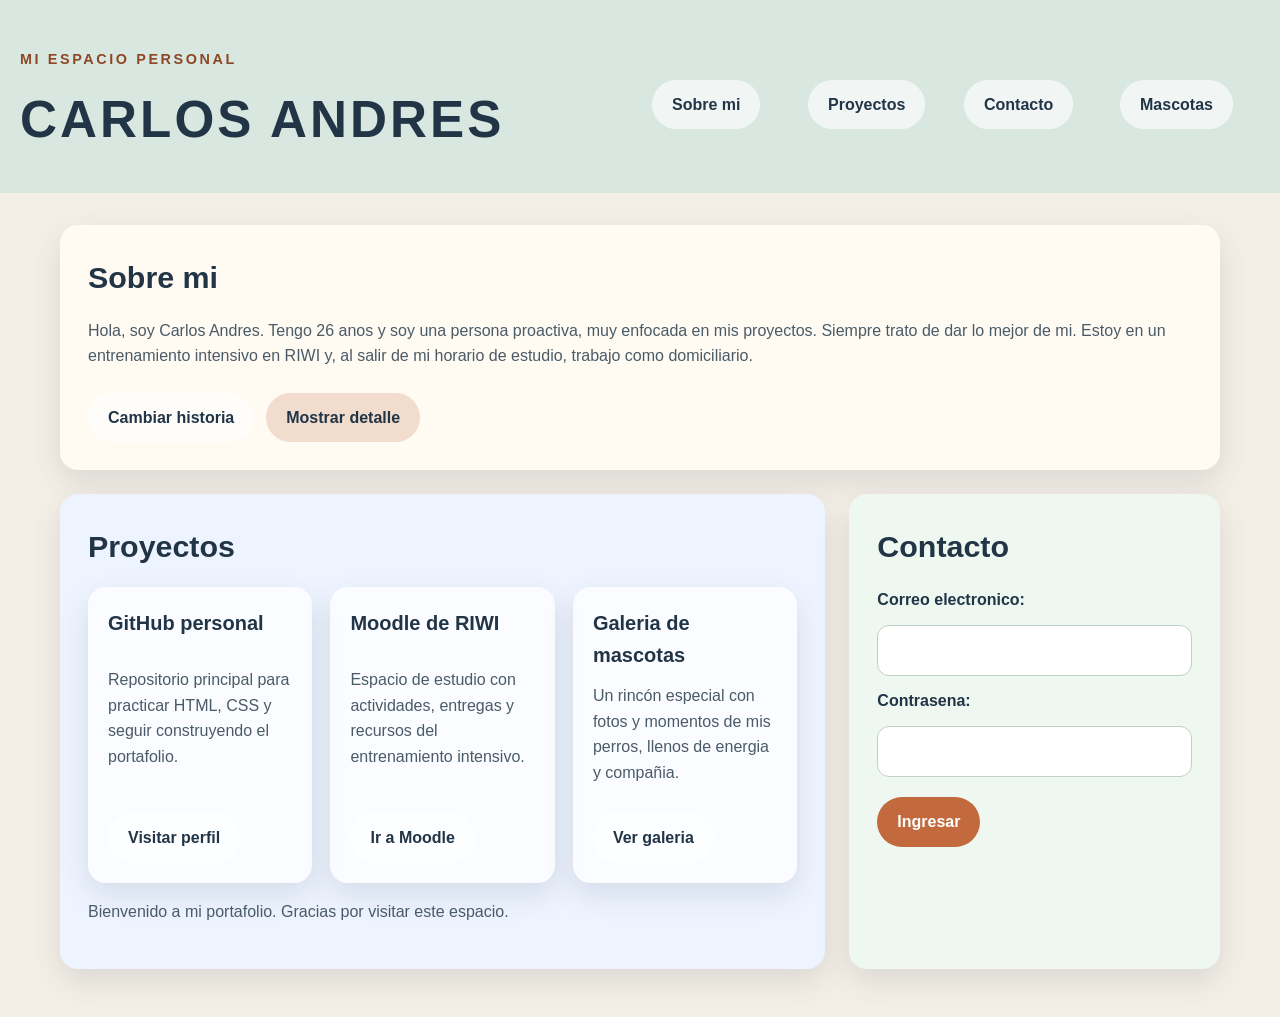
<file: index.html>
<!DOCTYPE html>
<html lang="es">
<head>
    <meta charset="UTF-8">
    <meta name="viewport" content="width=device-width, initial-scale=1.0">
    <link rel="stylesheet" href="/assets/css/styles.css">
    <title>CARLITOS</title>
</head>
<body>
    <!-- Encabezado con presentacion y accesos principales -->
    <header class="encabezado">
        <div class="marca">
            <p class="sello">Mi espacio personal</p>
            <h1>CARLOS ANDRES</h1>
        </div>
        <nav class="menu">
            <ul>
                <li><a href="#perfil">Sobre mi</a></li>
                <li><a href="#proyectos">Proyectos</a></li>
                <li><a href="#contacto">Contacto</a></li>
                <li><a href="mascotas.html">Mascotas</a></li>
            </ul>
        </nav>
    </header>

    <main class="contenido">
        <!-- Seccion principal con informacion personal -->
        <section id="perfil" class="bloque perfil">
            <h2>Sobre mi</h2>
            <p id="texto-perfil">
                Hola, soy Carlos Andres. Tengo 26 anos y soy una persona proactiva, muy enfocada en mis
                proyectos. Siempre trato de dar lo mejor de mi. Estoy en un entrenamiento intensivo en
                RIWI y, al salir de mi horario de estudio, trabajo como domiciliario.
            </p>
            <div class="botones">
                <button type="button" class="boton" id="boton-historia">Cambiar historia</button>
                <button type="button" class="boton boton-suave" id="boton-detalle">Mostrar detalle</button>
            </div>
            <p class="detalle oculto" id="texto-extra">
                Cada meta que me propongo la trabajo con disciplina, constancia y muchas ganas de seguir aprendiendo.
            </p>
        </section>

        <!-- Bloque con enlaces a proyectos y espacios del portafolio -->
        <section id="proyectos" class="bloque proyectos">
            <h2>Proyectos</h2>
            <div class="cuadricula">
                <article class="tarjeta destacada">
                    <h3>GitHub personal</h3>
                    <p>Repositorio principal para practicar HTML, CSS y seguir construyendo el portafolio.</p>
                    <a href="https://github.com/carlosospina2">Visitar perfil</a>
                </article>

                <article class="tarjeta lateral">
                    <h3>Moodle de RIWI</h3>
                    <p>Espacio de estudio con actividades, entregas y recursos del entrenamiento intensivo.</p>
                    <a href="https://moodle.riwi.io/mod/page/view.php?id=6146">Ir a Moodle</a>
                </article>

                <article class="tarjeta lateral">
                    <h3>Galeria de mascotas</h3>
                    <p>Un rincón especial con fotos y momentos de mis perros, llenos de energia y compañia.</p>
                    <a href="mascotas.html">Ver galeria</a>
                </article>
            </div>
            <p class="aviso" id="mensaje-bienvenida" aria-live="polite"></p>
        </section>

        <!-- Formulario sencillo de contacto -->
        <section id="contacto" class="bloque contacto">
            <h2>Contacto</h2>
            <form class="formulario">
                <label for="correo">Correo electronico:</label>
                <input type="email" id="correo" name="correo" required>

                <label for="contrasena">Contrasena:</label>
                <input type="password" id="contrasena" name="contrasena" required>

                <button type="submit">Ingresar</button>
            </form>
        </section>
    </main>
    <script src="script.js"></script>
</body>
</html>
</file>
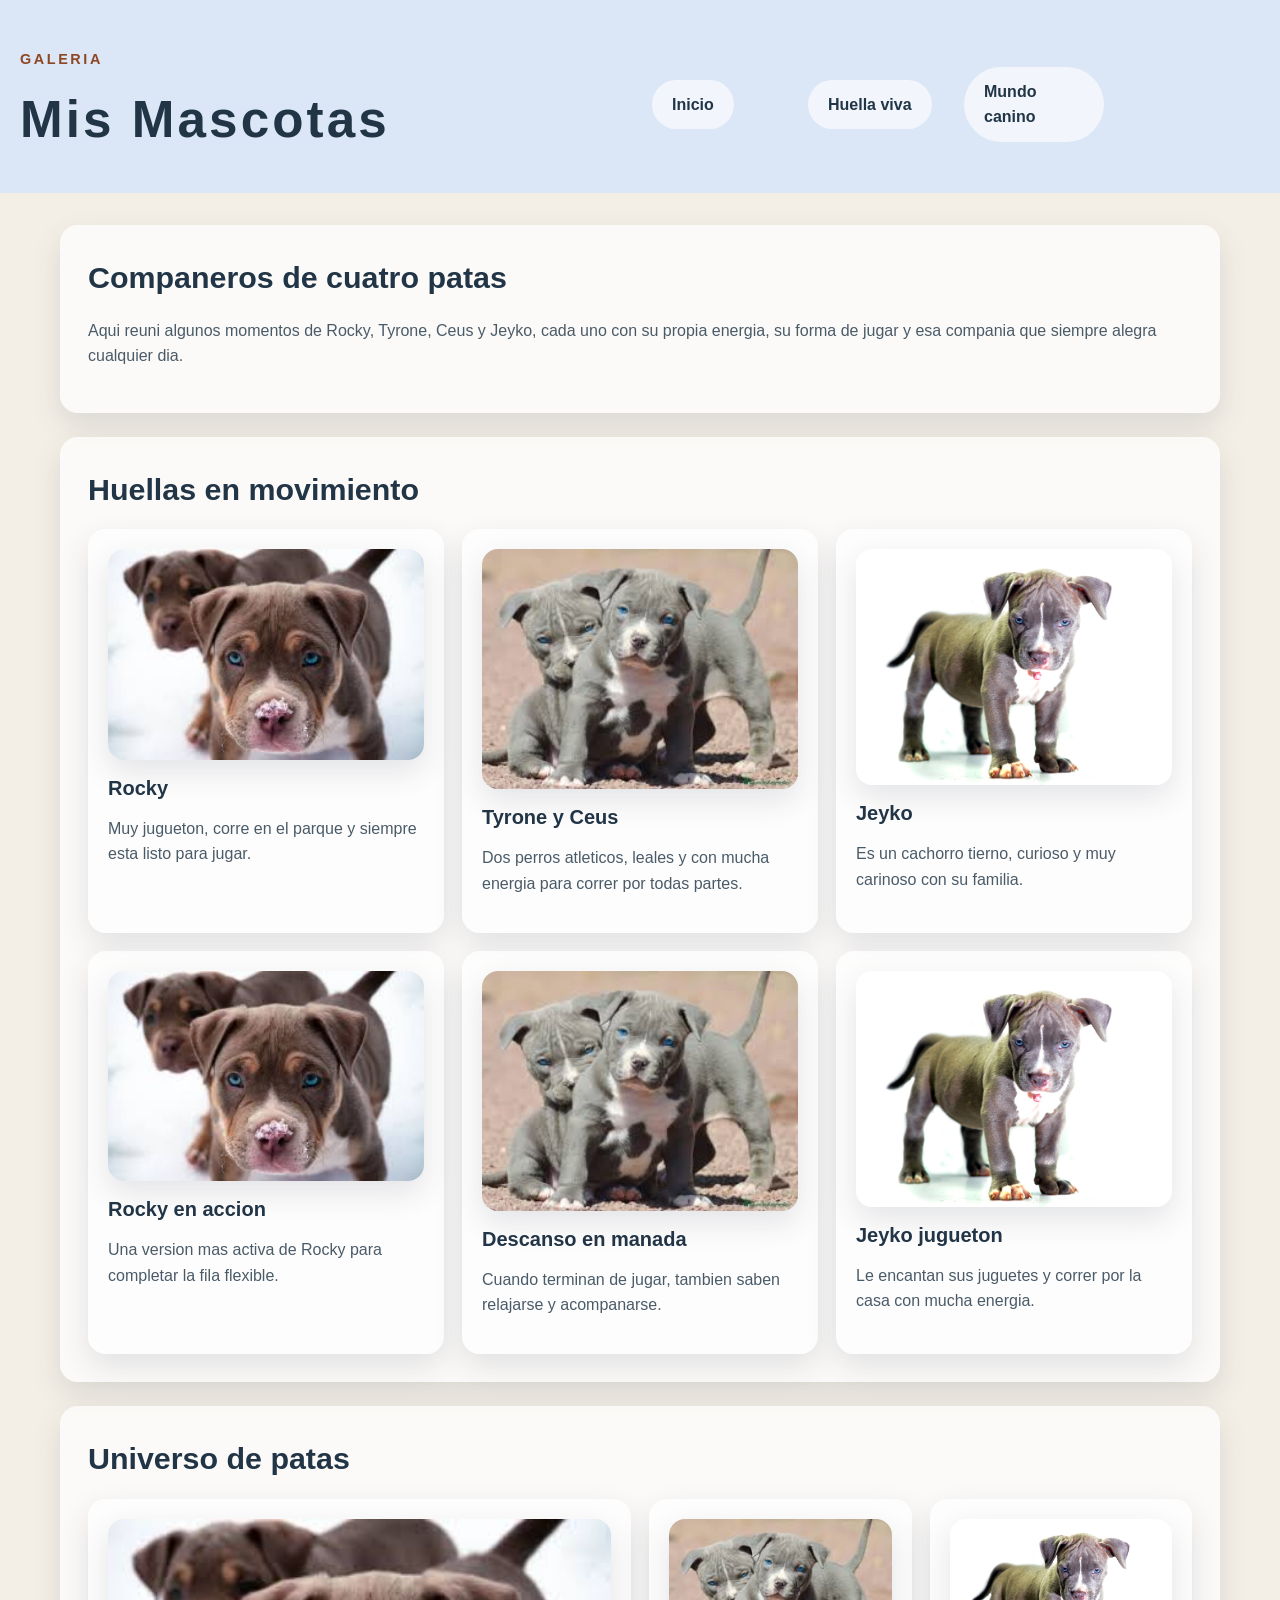
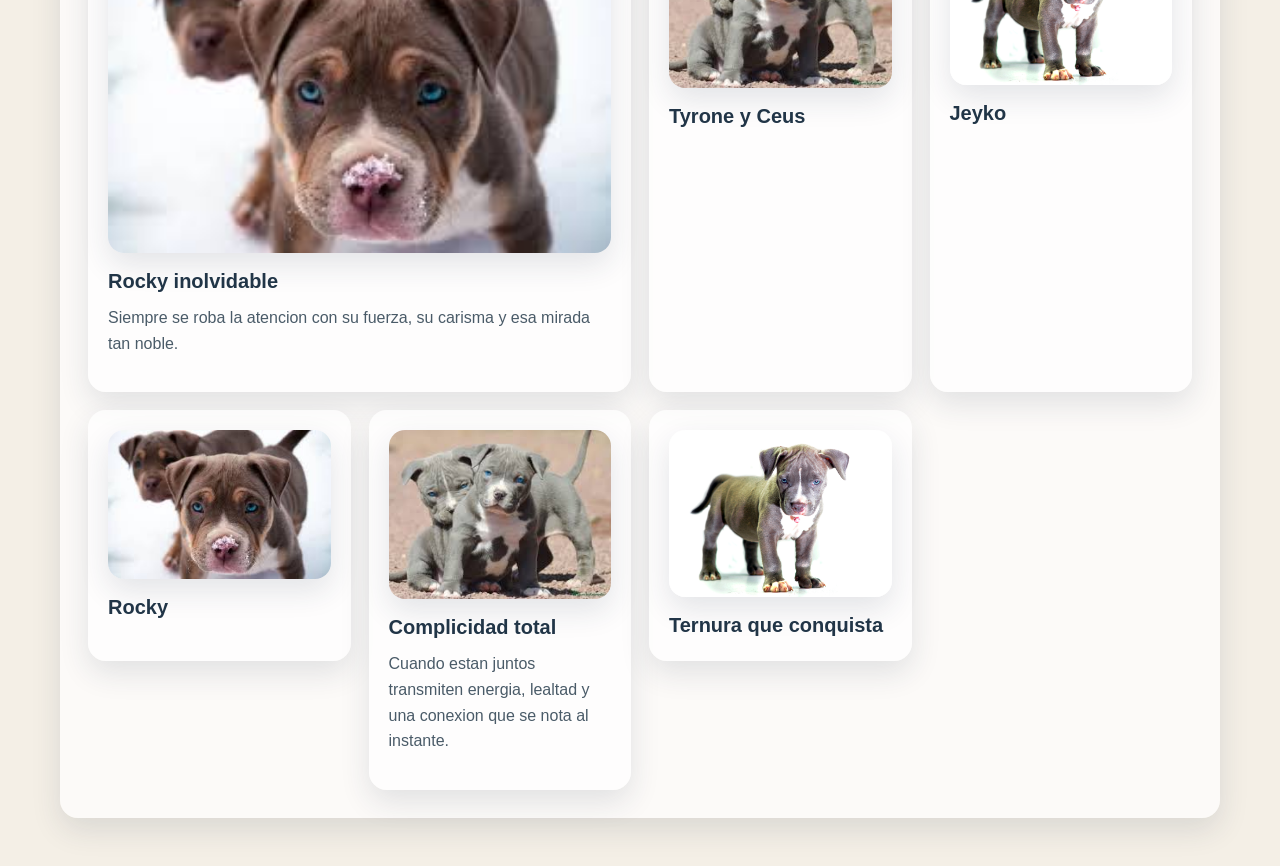
<file: mascotas.html>
<!DOCTYPE html>
<html lang="es">
<head>
    <meta charset="UTF-8">
    <meta name="viewport" content="width=device-width, initial-scale=1.0">
    <link rel="stylesheet" href="/assets/css/styles.css">
    <title>Mascotas</title>
</head>
<body class="pagina-mascotas">
    <!-- Encabezado de la galeria con accesos rapidos -->
    <header class="encabezado encabezado-mascotas">
        <div class="marca">
            <p class="sello">Galeria</p>
            <h1>Mis Mascotas</h1>
        </div>
        <nav class="menu">
            <ul>
                <li><a href="index.html">Inicio</a></li>
                <li><a href="#huellas">Huella viva</a></li>
                <li><a href="#mundo">Mundo canino</a></li>
            </ul>
        </nav>
    </header>

    <main class="contenido mascotas">
        <!-- Introduccion corta sobre la galeria -->
        <section class="bloque intro">
            <h2>Companeros de cuatro patas</h2>
            <p>
                Aqui reuni algunos momentos de Rocky, Tyrone, Ceus y Jeyko, cada uno con su propia
                energia, su forma de jugar y esa compania que siempre alegra cualquier dia.
            </p>
        </section>

        <!-- Galeria principal con tarjetas en filas flexibles -->
        <section id="huellas" class="bloque">
            <h2>Huellas en movimiento</h2>
            <div class="galeria">
                <article class="ficha">
                    <img src="./pitbul.jpeg" alt="Rocky, pitbull bully en el parque">
                    <h3>Rocky</h3>
                    <p>Muy jugueton, corre en el parque y siempre esta listo para jugar.</p>
                </article>
                <article class="ficha">
                    <img src="./pitgris.jpeg" alt="Tyrone y Ceus, pitbull blue de ojos claros">
                    <h3>Tyrone y Ceus</h3>
                    <p>Dos perros atleticos, leales y con mucha energia para correr por todas partes.</p>
                </article>
                <article class="ficha">
                    <img src="./cachorro-de-perro-pitbull.jpg" alt="Jeyko, cachorro pitbull descansando">
                    <h3>Jeyko</h3>
                    <p>Es un cachorro tierno, curioso y muy carinoso con su familia.</p>
                </article>
                <article class="ficha">
                    <img src="./pitbul.jpeg" alt="Rocky mirando a la camara">
                    <h3>Rocky en accion</h3>
                    <p>Una version mas activa de Rocky para completar la fila flexible.</p>
                </article>
                <article class="ficha">
                    <img src="./pitgris.jpeg" alt="Tyrone y Ceus descansando juntos">
                    <h3>Descanso en manada</h3>
                    <p>Cuando terminan de jugar, tambien saben relajarse y acompanarse.</p>
                </article>
                <article class="ficha">
                    <img src="./cachorro-de-perro-pitbull.jpg" alt="Jeyko jugando con energia">
                    <h3>Jeyko jugueton</h3>
                    <p>Le encantan sus juguetes y correr por la casa con mucha energia.</p>
                </article>
            </div>
        </section>

        <!-- Mosaico con una distribucion visual diferente -->
        <section id="mundo" class="bloque">
            <h2>Universo de patas</h2>
            <div class="mosaico">
                <article class="pieza ancho">
                    <img src="./pitbul.jpeg" alt="Rocky en una tarjeta grande del mosaico">
                    <div class="texto">
                        <h3>Rocky inolvidable</h3>
                        <p>Siempre se roba la atencion con su fuerza, su carisma y esa mirada tan noble.</p>
                    </div>
                </article>
                <article class="pieza">
                    <img src="./pitgris.jpeg" alt="Tyrone y Ceus en el mosaico">
                    <div class="texto">
                        <h3>Tyrone y Ceus</h3>
                    </div>
                </article>
                <article class="pieza">
                    <img src="./cachorro-de-perro-pitbull.jpg" alt="Jeyko en el mosaico">
                    <div class="texto">
                        <h3>Jeyko</h3>
                    </div>
                </article>
                <article class="pieza">
                    <img src="./pitbul.jpeg" alt="Rocky repetido para completar el mosaico">
                    <div class="texto">
                        <h3>Rocky</h3>
                    </div>
                </article>
                <article class="pieza alto">
                    <img src="./pitgris.jpeg" alt="Tyrone y Ceus en una tarjeta alta">
                    <div class="texto">
                        <h3>Complicidad total</h3>
                        <p>Cuando estan juntos transmiten energia, lealtad y una conexion que se nota al instante.</p>
                    </div>
                </article>
                <article class="pieza">
                    <img src="./cachorro-de-perro-pitbull.jpg" alt="Jeyko cerrando el mosaico">
                    <div class="texto">
                        <h3>Ternura que conquista</h3>
                    </div>
                </article>
            </div>
        </section>
    </main>
</body>
</html>
</file>
<file: assets/css/styles.css>
:root {
  /* Variables base para mantener colores y espacios consistentes */
  --font-base: "Segoe UI", Tahoma, Geneva, Verdana, sans-serif;
  --bg-page: #f4efe6;
  --bg-header: #d9e7e1;
  --bg-about: #fffaf2;
  --bg-projects: #eef4ff;
  --bg-contact: #eef8f1;
  --bg-mascotas: #dbe7f6;
  --surface: rgba(255, 255, 255, 0.72);
  --surface-soft: rgba(255, 255, 255, 0.65);
  --text-main: #213547;
  --text-soft: #4a5b68;
  --accent: #c26a3d;
  --accent-dark: #8e4724;
  --border-soft: #bfd0c5;
  --shadow: 0 0.75rem 1.875rem rgba(33, 53, 71, 0.12);
  --radius-lg: 1.125rem;
  --radius-md: 1rem;
  --radius-pill: 999px;
  --space-xs: 0.5rem;
  --space-sm: 0.75rem;
  --space-md: 1rem;
  --space-lg: 1.5rem;
  --space-xl: 2rem;
  --space-2xl: 3rem;
  --transition: 0.25s ease;
}

*,
*::before,
*::after {
  box-sizing: border-box;
}

html {
  font-size: 100%;
}

body {
  margin: 0;
  padding: 0;
  font-family: var(--font-base);
  font-size: 1rem;
  line-height: 1.6;
  background-color: var(--bg-page);
  color: var(--text-main);
}

img {
  display: block;
  width: 100%;
  max-width: 100%;
  height: auto;
  border-radius: var(--radius-md);
  box-shadow: var(--shadow);
}

h1,
h2,
h3,
p {
  margin-top: 0;
}

p {
  color: var(--text-soft);
  font-size: 1rem;
}

/* Encabezado principal con logo y menu */
.encabezado {
  display: flex;
  justify-content: space-between;
  align-items: center;
  gap: var(--space-lg);
  padding: var(--space-2xl) 1.25rem var(--space-xl);
  background-color: var(--bg-header);
}

.marca,
.menu {
  flex: 1 1 18rem;
}

.sello {
  margin-bottom: var(--space-xs);
  font-size: 0.9rem;
  font-weight: 700;
  letter-spacing: 0.18em;
  text-transform: uppercase;
  color: var(--accent-dark);
}

h1 {
  margin-bottom: 0;
  font-size: clamp(2rem, 4vw, 3.5rem);
  letter-spacing: 0.06em;
}

h2 {
  margin-bottom: var(--space-md);
  font-size: 1.9rem;
}

h3 {
  margin-bottom: 0;
  font-size: 1.25rem;
}

.menu ul,
.cuadricula,
.mosaico,
/* Rejilla general del portafolio */
.contenido {
  display: grid;
}

.menu ul {
  grid-template-columns: repeat(4, minmax(0, 1fr));
  align-items: center;
  gap: var(--space-md);
  list-style: none;
  margin: 0;
  padding: 0;
}

.enlace,
.menu a,
.tarjeta a,
.boton,
.formulario button {
  display: inline-flex;
  align-items: center;
  justify-content: center;
  gap: 0.35rem;
  width: fit-content;
  padding: 0.75rem 1.25rem;
  border: none;
  border-radius: var(--radius-pill);
  background-color: var(--surface-soft);
  color: var(--text-main);
  text-decoration: none;
  font: inherit;
  font-weight: 700;
  cursor: pointer;
  transition: transform var(--transition), background-color var(--transition), color var(--transition);
}

.menu a,
.tarjeta a {
  justify-self: center;
}

.enlace:hover,
.tarjeta a:hover,
.boton:hover,
.formulario button:hover,
.menu a:hover {
  background-color: var(--accent);
  color: #ffffff;
  transform: translateY(-0.125rem);
}

.contenido {
  max-width: 75rem;
  margin: 0 auto;
  padding: var(--space-xl) 1.25rem var(--space-2xl);
  grid-template-columns: repeat(3, minmax(0, 1fr));
  grid-template-areas:
    "about about about"
    "projects projects contact";
  gap: var(--space-lg);
}

.bloque,
.tarjeta,
.ficha,
.pieza {
  border-radius: var(--radius-lg);
  background-color: var(--surface);
  box-shadow: var(--shadow);
}

.bloque {
  padding: 1.75rem;
}

.perfil {
  grid-area: about;
  background-color: var(--bg-about);
}

.proyectos {
  grid-area: projects;
  background-color: var(--bg-projects);
}

.contacto {
  grid-area: contact;
  background-color: var(--bg-contact);
}

/* Tarjetas de proyectos en distintas columnas */
.cuadricula {
  grid-template-columns: repeat(3, minmax(0, 1fr));
  grid-template-areas: "featured side-one side-two";
  gap: 1.125rem;
}

.tarjeta,
.ficha,
.pieza {
  display: flex;
  flex-direction: column;
  gap: var(--space-sm);
  padding: 1.25rem;
}

.tarjeta {
  justify-content: space-between;
}

.destacada {
  grid-area: featured;
}

.lateral:first-of-type {
  grid-area: side-one;
}

.lateral:last-of-type {
  grid-area: side-two;
}

/* Acciones del bloque de presentacion */
.botones {
  display: flex;
  flex-wrap: wrap;
  gap: var(--space-sm);
  margin-top: var(--space-lg);
}

.boton-suave {
  background-color: #f2dccd;
}

.detalle,
.aviso {
  margin-top: var(--space-md);
}

.oculto {
  display: none;
}

.formulario {
  display: flex;
  flex-direction: column;
  gap: var(--space-sm);
}

.formulario label {
  font-weight: 600;
}

.formulario input {
  padding: 0.75rem 0.875rem;
  border: 1px solid var(--border-soft);
  border-radius: 0.75rem;
  font: inherit;
}

.formulario button {
  margin-top: var(--space-xs);
  background-color: var(--accent);
  color: #ffffff;
}

.encabezado-mascotas {
  background-color: var(--bg-mascotas);
}

/* Estructura principal de la pagina de mascotas */
.mascotas {
  grid-template-columns: 1fr;
  grid-template-areas:
    "intro"
    "flex-gallery"
    "grid-gallery";
}

.intro {
  grid-area: intro;
}

#huellas {
  grid-area: flex-gallery;
}

#mundo {
  grid-area: grid-gallery;
}

/* Galeria flexible para las fotos */
.galeria {
  display: flex;
  flex-wrap: wrap;
  gap: 1.125rem;
}

.ficha {
  flex: 1 1 calc(33.333% - 1.125rem);
}

.ficha h3,
.texto h3 {
  margin-bottom: 0;
}

/* Mosaico para variar la composicion visual */
.mosaico {
  grid-template-columns: repeat(4, minmax(0, 1fr));
  gap: 1.125rem;
}

.ancho {
  grid-column: span 2;
}

.alto {
  grid-row: span 2;
}

.texto p {
  margin-top: var(--space-xs);
}

@media (max-width: 47.99rem) {
  /* Ajustes para celulares */
  .encabezado {
    flex-direction: column;
    align-items: stretch;
    text-align: center;
  }

  .menu ul {
    grid-template-columns: 1fr;
  }

  .menu a {
    width: 100%;
  }

  .contenido {
    grid-template-columns: 1fr;
    grid-template-areas:
      "about"
      "projects"
      "contact";
    padding: var(--space-lg) 1rem var(--space-xl);
  }

  .cuadricula {
    grid-template-columns: 1fr;
    grid-template-areas:
      "featured"
      "side-one"
      "side-two";
  }

  .galeria {
    justify-content: center;
  }

  .ficha {
    flex-basis: calc(50% - 1.125rem);
  }

  .mosaico {
    grid-template-columns: repeat(2, minmax(0, 1fr));
  }

  .ancho,
  .alto {
    grid-column: auto;
    grid-row: auto;
  }
}

@media (min-width: 48rem) and (max-width: 63.99rem) {
  /* Ajustes intermedios para tablets */
  .encabezado {
    flex-wrap: wrap;
  }

  .menu ul {
    grid-template-columns: repeat(4, minmax(0, 1fr));
  }

  .contenido {
    grid-template-columns: repeat(2, minmax(0, 1fr));
    grid-template-areas:
      "about about"
      "projects contact";
  }

  .cuadricula {
    grid-template-columns: repeat(2, minmax(0, 1fr));
    grid-template-areas:
      "featured side-one"
      "featured side-two";
  }

  .ficha {
    flex-basis: calc(50% - 1.125rem);
  }

  .mosaico {
    grid-template-columns: repeat(3, minmax(0, 1fr));
  }
}
</file>
